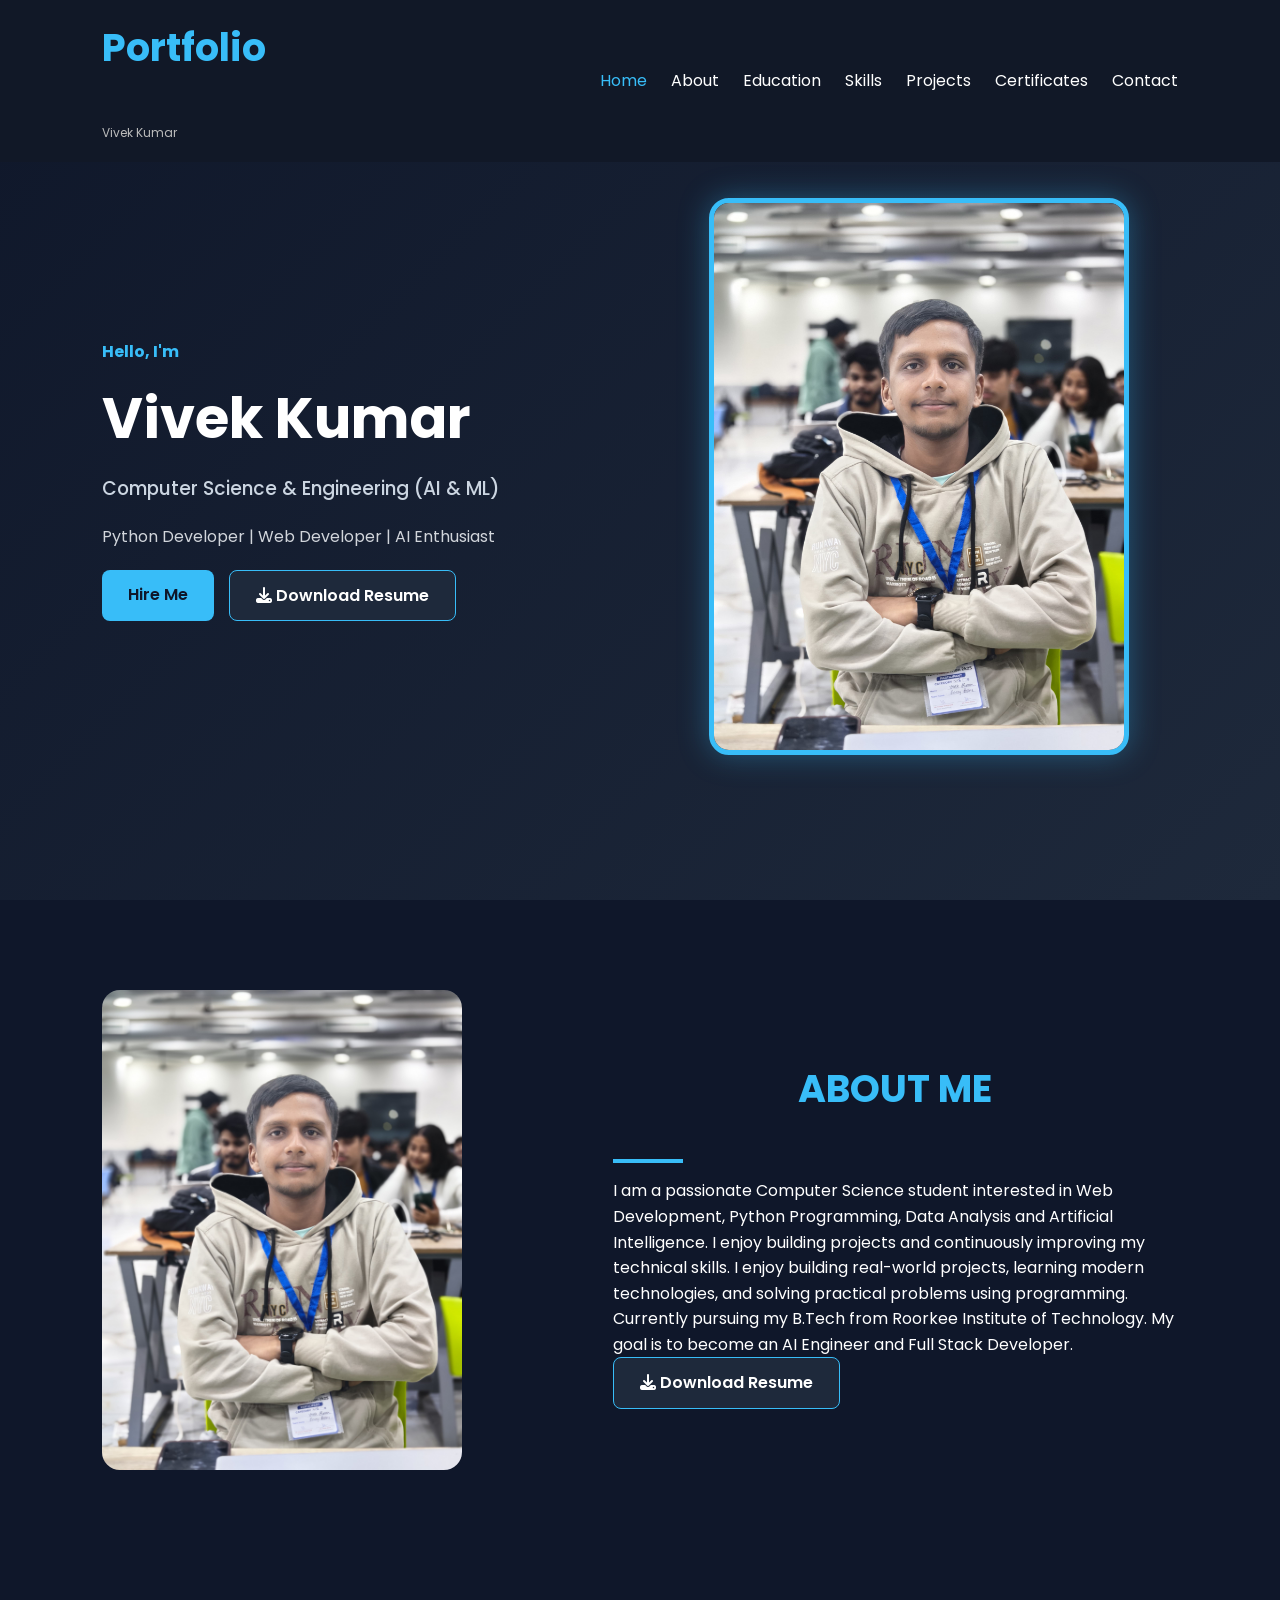
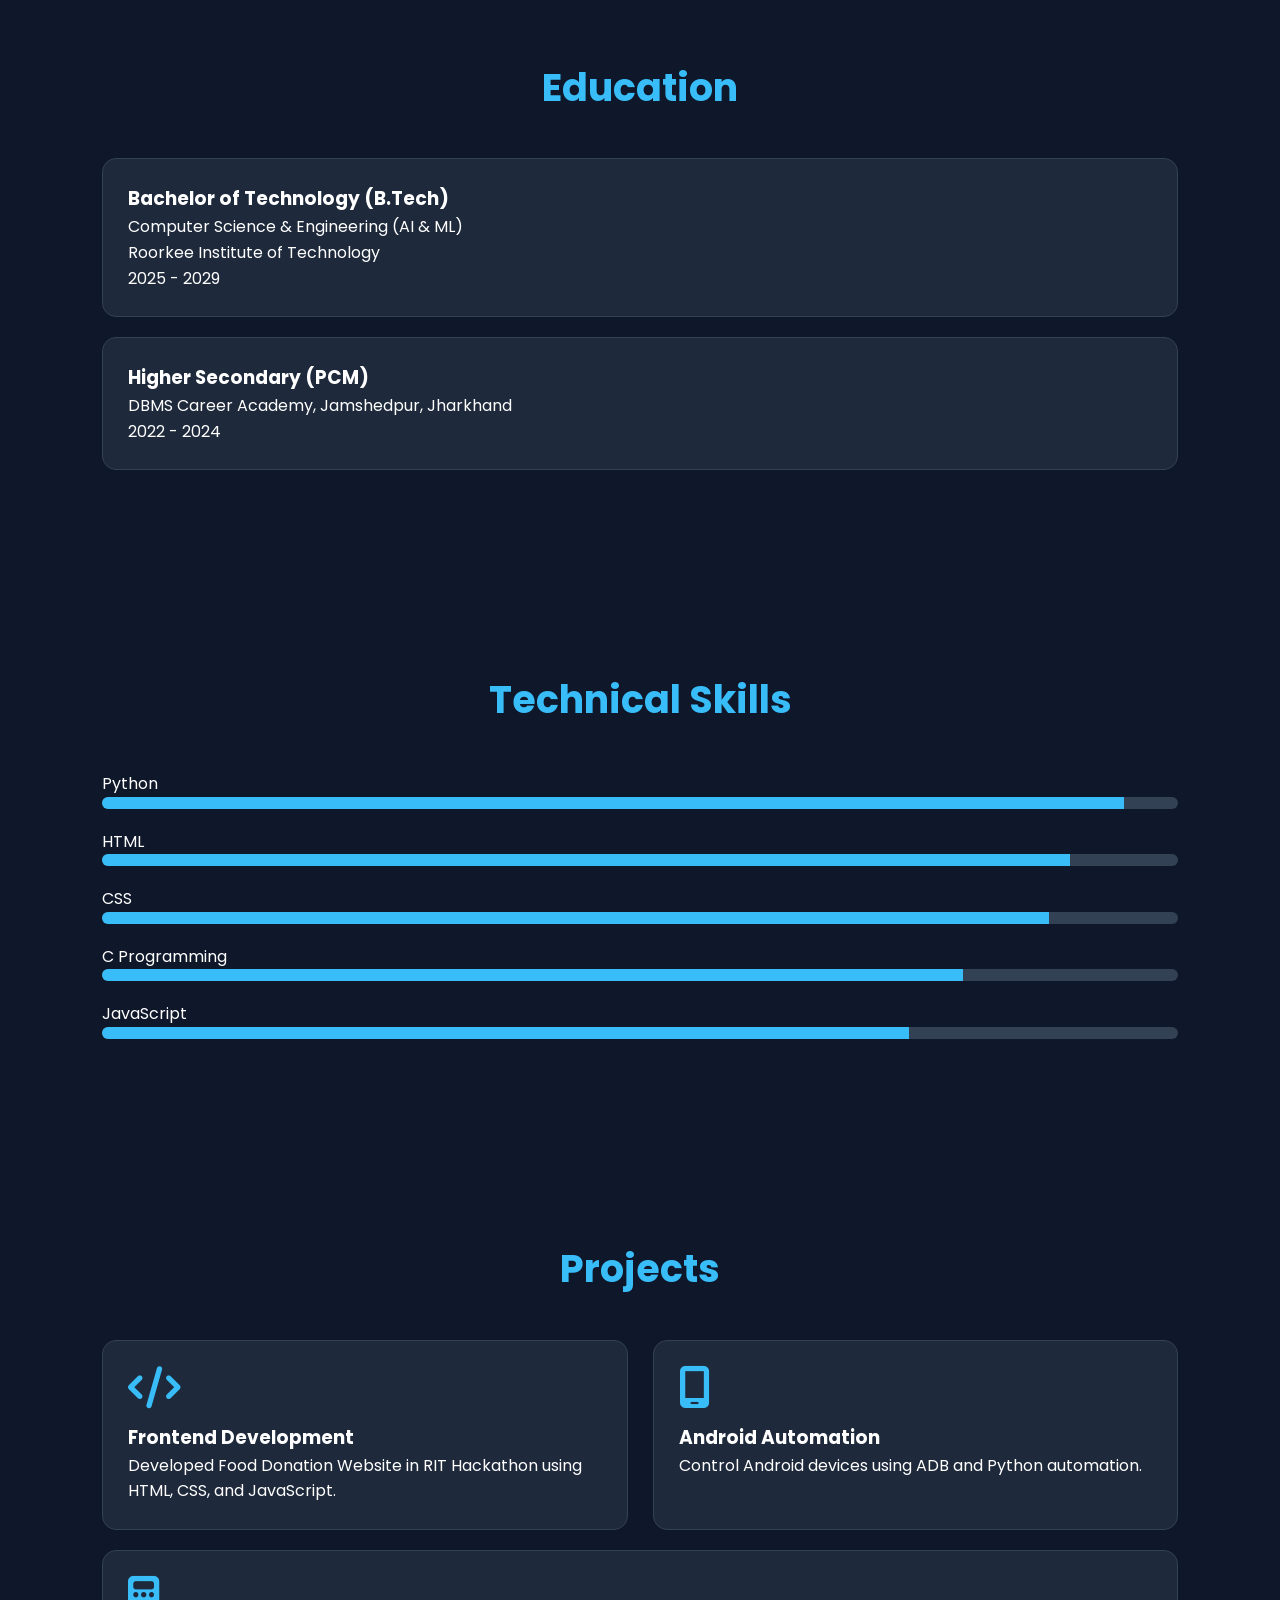
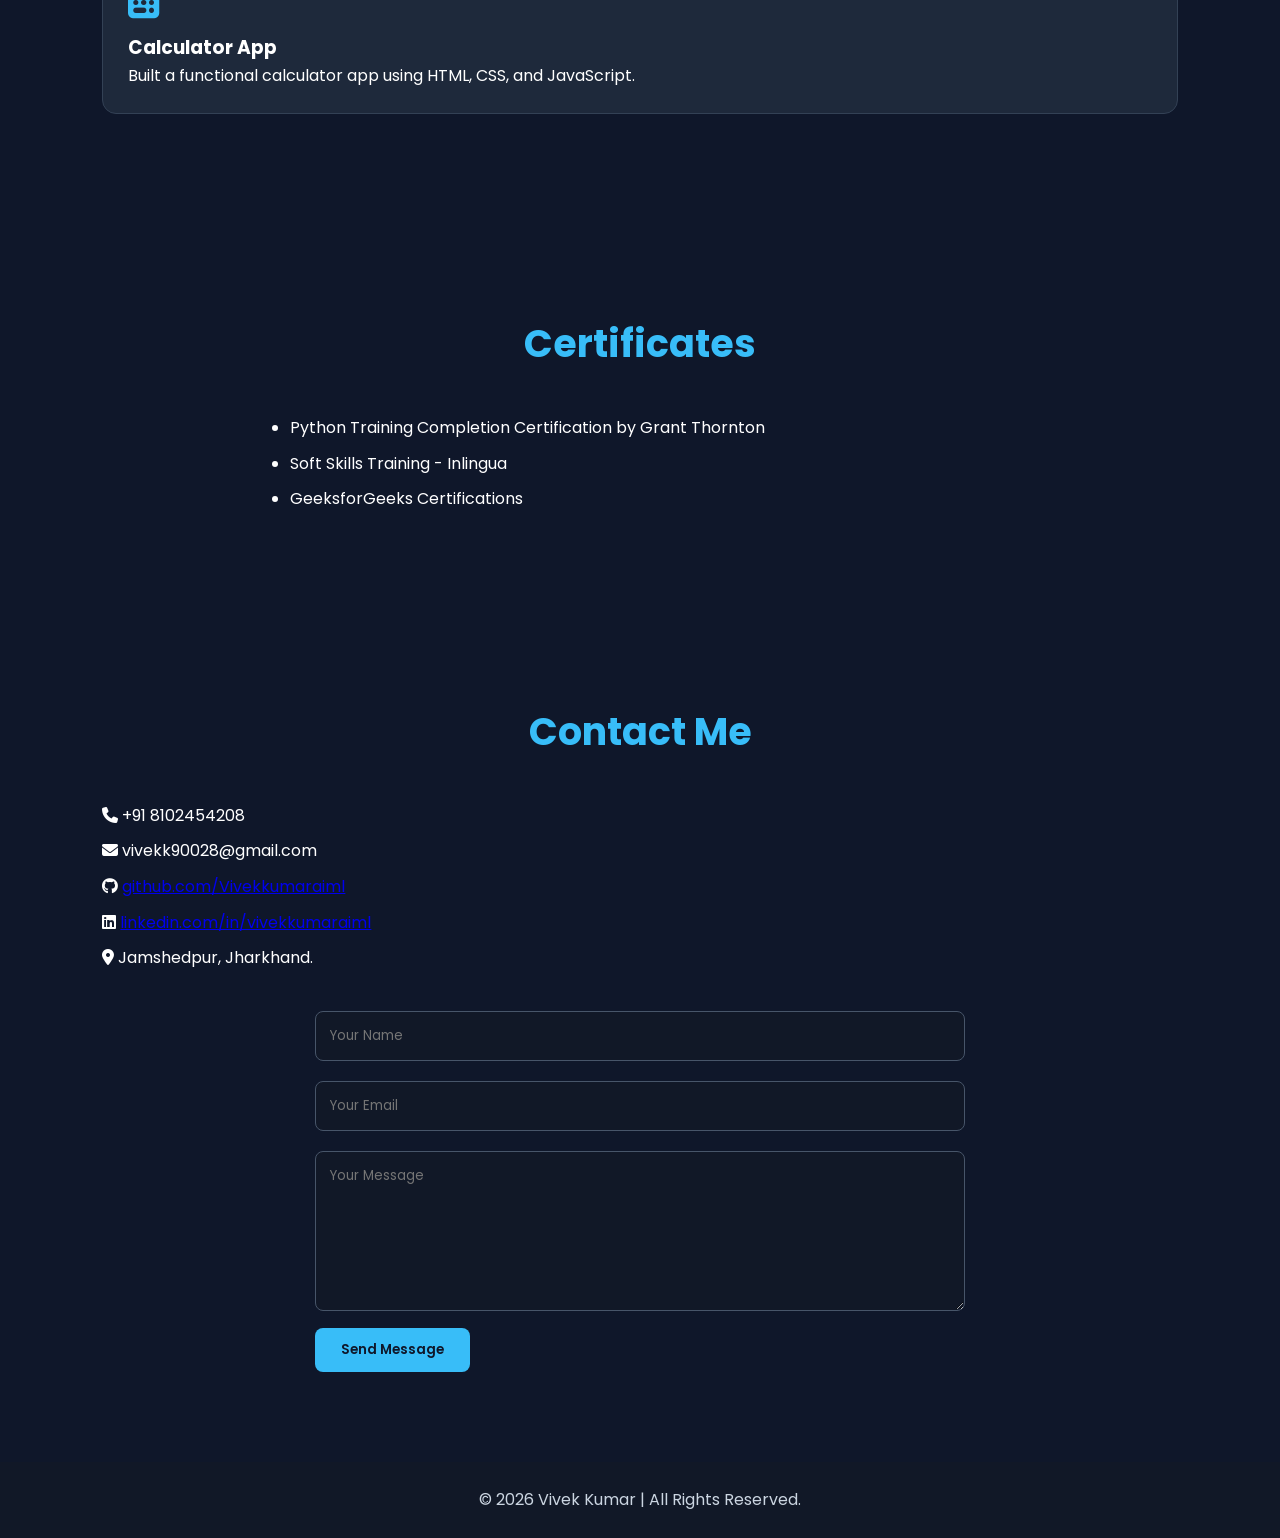
<file: index.html>
<!DOCTYPE html>
<html lang="en">
<head>
    <meta charset="UTF-8">
    <meta name="viewport" content="width=device-width, initial-scale=1.0">
    <title>Vivek Kumar | Portfolio</title>
<link rel="stylesheet" href="style.css">
    <link href="https://fonts.googleapis.com/css2?family=Poppins:wght@300;400;500;600;700&display=swap" rel="stylesheet">
    <link rel="stylesheet"
    href="https://cdnjs.cloudflare.com/ajax/libs/font-awesome/6.6.0/css/all.min.css">
</head>

<body>
<header>

    <div class="logo">
        <h2>Portfolio</h2>
        <span>Vivek Kumar</span>
    </div>

    <nav>

        <ul>

            <li><a href="#home">Home</a></li>

            <li><a href="#about">About</a></li>

            <li><a href="#education">Education</a></li>

            <li><a href="#skills">Skills</a></li>

            <li><a href="#projects">Projects</a></li>

            <li><a href="#certificates">Certificates</a></li>

            <li><a href="#contact">Contact</a></li>

        </ul>

    </nav>

</header>
<section class="hero" id="home">

<div class="hero-text">

<h4>Hello, I'm</h4>

<h1>Vivek Kumar</h1>

<h3>Computer Science & Engineering (AI & ML)</h3>

<p>

Python Developer | Web Developer | AI Enthusiast

</p>
<div class="buttons">

<a href="#contact" class="btn">Hire Me</a>

<a href="Resume.pdf" class="btn2" download>
    <i class="fa-solid fa-download"></i> Download Resume
</a>

</div>

</div>

<div class="hero-image">
   <img src="ProfilePhoto.jpeg" alt="Profile Picture">
</div>

</section>

<!-- ================= ABOUT ================= -->

<section class="about" id="about">

<div class="about-image">
    <img src="ProfilePhoto.jpeg" alt="Profile Picture">
</div>

<div class="about-text">

<h2>ABOUT ME</h2>

<div class="line"></div>

<p>

I am a passionate Computer Science student interested in
Web Development, Python Programming, Data Analysis and
Artificial Intelligence. I enjoy building projects and
continuously improving my technical skills.

I enjoy building real-world projects,
learning modern technologies,
and solving practical problems using programming.

</p>

<p>

Currently pursuing my B.Tech from
Roorkee Institute of Technology.
My goal is to become an AI Engineer
and Full Stack Developer.

</p>

<a href="Resume.pdf" class="btn2" download>
    <i class="fa-solid fa-download"></i> Download Resume
</a>

</div>

</section>
<section class="education" id="education">

<h2>Education</h2>

<div class="edu-box">

<h3>Bachelor of Technology (B.Tech)</h3>

<p>

Computer Science & Engineering (AI & ML)

</p>

<p>

Roorkee Institute of Technology

</p>

<span>2025 - 2029</span>

</div>

<div class="edu-box">

<h3>Higher Secondary (PCM)</h3>

<p>

DBMS Career Academy,
Jamshedpur, Jharkhand

</p>

<span>2022 - 2024</span>

</div>

</section>
<section class="skills" id="skills">

<h2>Technical Skills</h2>

<div class="skill">

<p>Python</p>

<div class="bar">

<div class="python"></div>

</div>

</div>

<div class="skill">

<p>HTML</p>

<div class="bar">

<div class="html"></div>

</div>

</div>

<div class="skill">

<p>CSS</p>

<div class="bar">

<div class="css"></div>

</div>

</div>

<div class="skill">

<p>C Programming</p>

<div class="bar">

<div class="c"></div>

</div>

</div>

<div class="skill">

<p>JavaScript</p>

<div class="bar">

<div class="js"></div>

</div>

</div>

</section>
<section class="projects" id="projects">

<h2>Projects</h2>

<div class="project-container">

<div class="card">

<i class="fa-solid fa-code"></i>

<h3>Frontend Development</h3>

<p>

Developed Food Donation Website
in RIT Hackathon using HTML, CSS, and JavaScript.

</p>

</div>
<div class="card">

<i class="fa-solid fa-mobile-screen"></i>

<h3>Android Automation</h3>

<p>

Control Android devices using
ADB and Python automation.

</p>

</div>

</div>
<div class="card">

<i class="fa-solid fa-calculator"></i>

<h3>Calculator App</h3>

<p>

Built a functional calculator app using HTML, CSS, and JavaScript.

</p>

</div>

</div>

</section>
<section class="certificates" id="certificates">

<h2>Certificates</h2>

<ul>

<!-- <li>Google AI Studio - Build & Deploy Apps</li> -->

<li>Python Training Completion Certification by Grant Thornton</li>

<li>Soft Skills Training - Inlingua</li>

<li>GeeksforGeeks Certifications</li>

</ul>

</section>
<section class="contact" id="contact">

<h2>Contact Me</h2>

<div class="contact-info">

<p>

<i class="fa-solid fa-phone"></i>

+91 8102454208

</p>

<p>

<i class="fa-solid fa-envelope"></i>

vivekk90028@gmail.com

</p>

<p>
    <i class="fa-brands fa-github"></i>
    <a href="https://github.com/Vivekkumaraiml" target="_blank">
        github.com/Vivekkumaraiml
    </a>
</p>

<p>
    <i class="fa-brands fa-linkedin"></i>
    <a href="https://linkedin.com/in/vivekkumaraiml" target="_blank">
        linkedin.com/in/vivekkumaraiml
    </a>
</p>
<p>

<i class="fa-solid fa-location-dot"></i>

Jamshedpur, Jharkhand.

</p>

</div>

<form action="/contact" method="POST">

    <input
        type="text"
        name="name"
        placeholder="Your Name"
        required>

    <input
        type="email"
        name="email"
        placeholder="Your Email"
        required>

    <textarea
        name="message"
        placeholder="Your Message"
        required></textarea>

    <button type="submit">
        Send Message
    </button>

</form>
</section>
<footer>

<p>

© <span id="year"></span> Vivek Kumar | All Rights Reserved.

</p>

</footer>

<script src="script.js"></script>

</body>
</html>
</file>
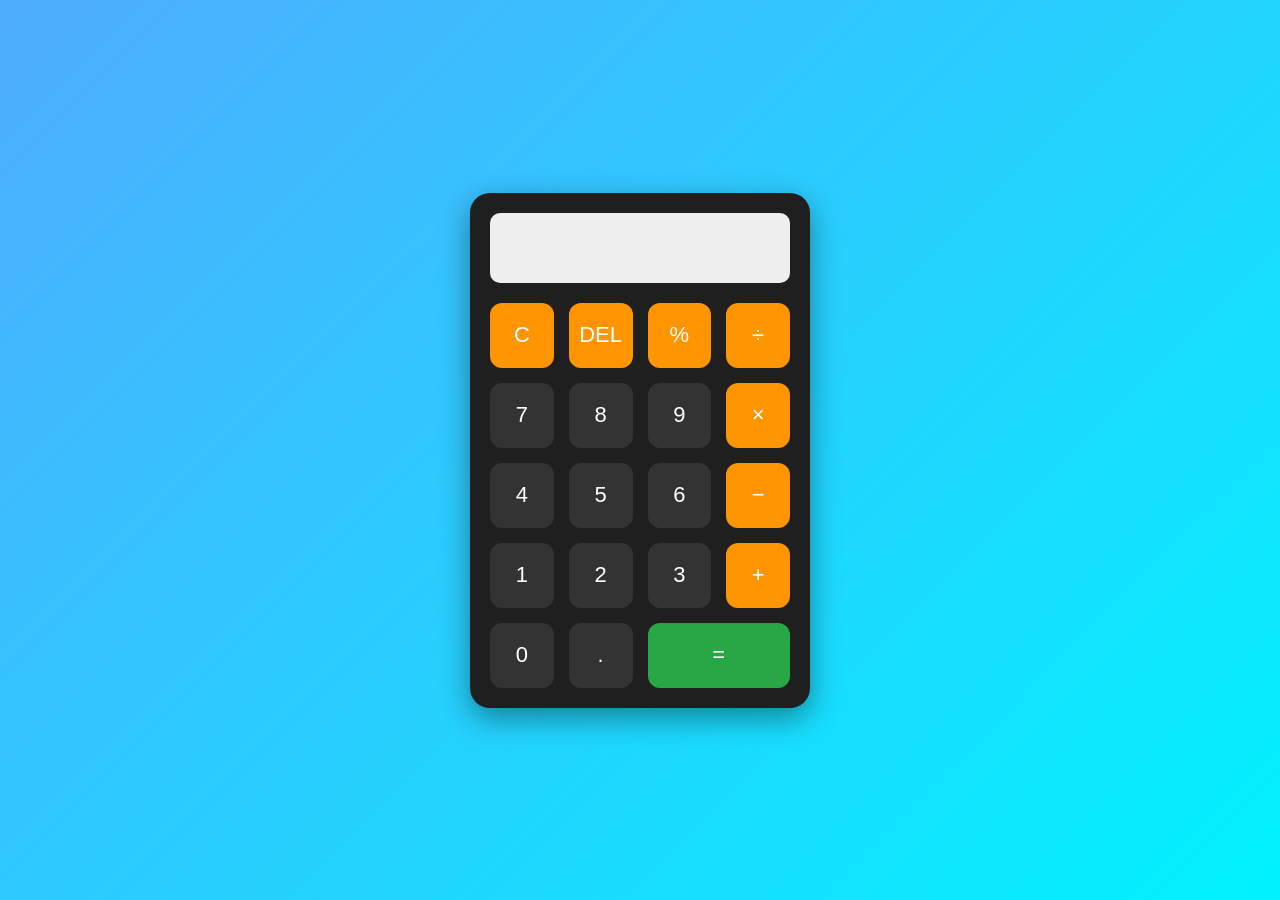
<file: Calculator/index.html>
<!DOCTYPE html>
<html lang="en">
<head>
<meta charset="UTF-8">
<meta name="viewport" content="width=device-width, initial-scale=1.0">
<title>Calculator</title>

<link rel="stylesheet" href="style.css">
</head>

<body>

<div class="calculator">

    <input type="text" id="display" readonly>

    <div class="buttons">

        <button class="operator" onclick="clearDisplay()">C</button>
        <button class="operator" onclick="deleteLast()">DEL</button>
        <button class="operator" onclick="append('%')">%</button>
        <button class="operator" onclick="append('/')">÷</button>

        <button onclick="append('7')">7</button>
        <button onclick="append('8')">8</button>
        <button onclick="append('9')">9</button>
        <button class="operator" onclick="append('*')">×</button>

        <button onclick="append('4')">4</button>
        <button onclick="append('5')">5</button>
        <button onclick="append('6')">6</button>
        <button class="operator" onclick="append('-')">−</button>

        <button onclick="append('1')">1</button>
        <button onclick="append('2')">2</button>
        <button onclick="append('3')">3</button>
        <button class="operator" onclick="append('+')">+</button>

        <button onclick="append('0')">0</button>
        <button onclick="append('.')">.</button>

        <button class="equal" onclick="calculate()">=</button>

    </div>

</div>

<script src="script.js"></script>

</body>
</html>
</file>
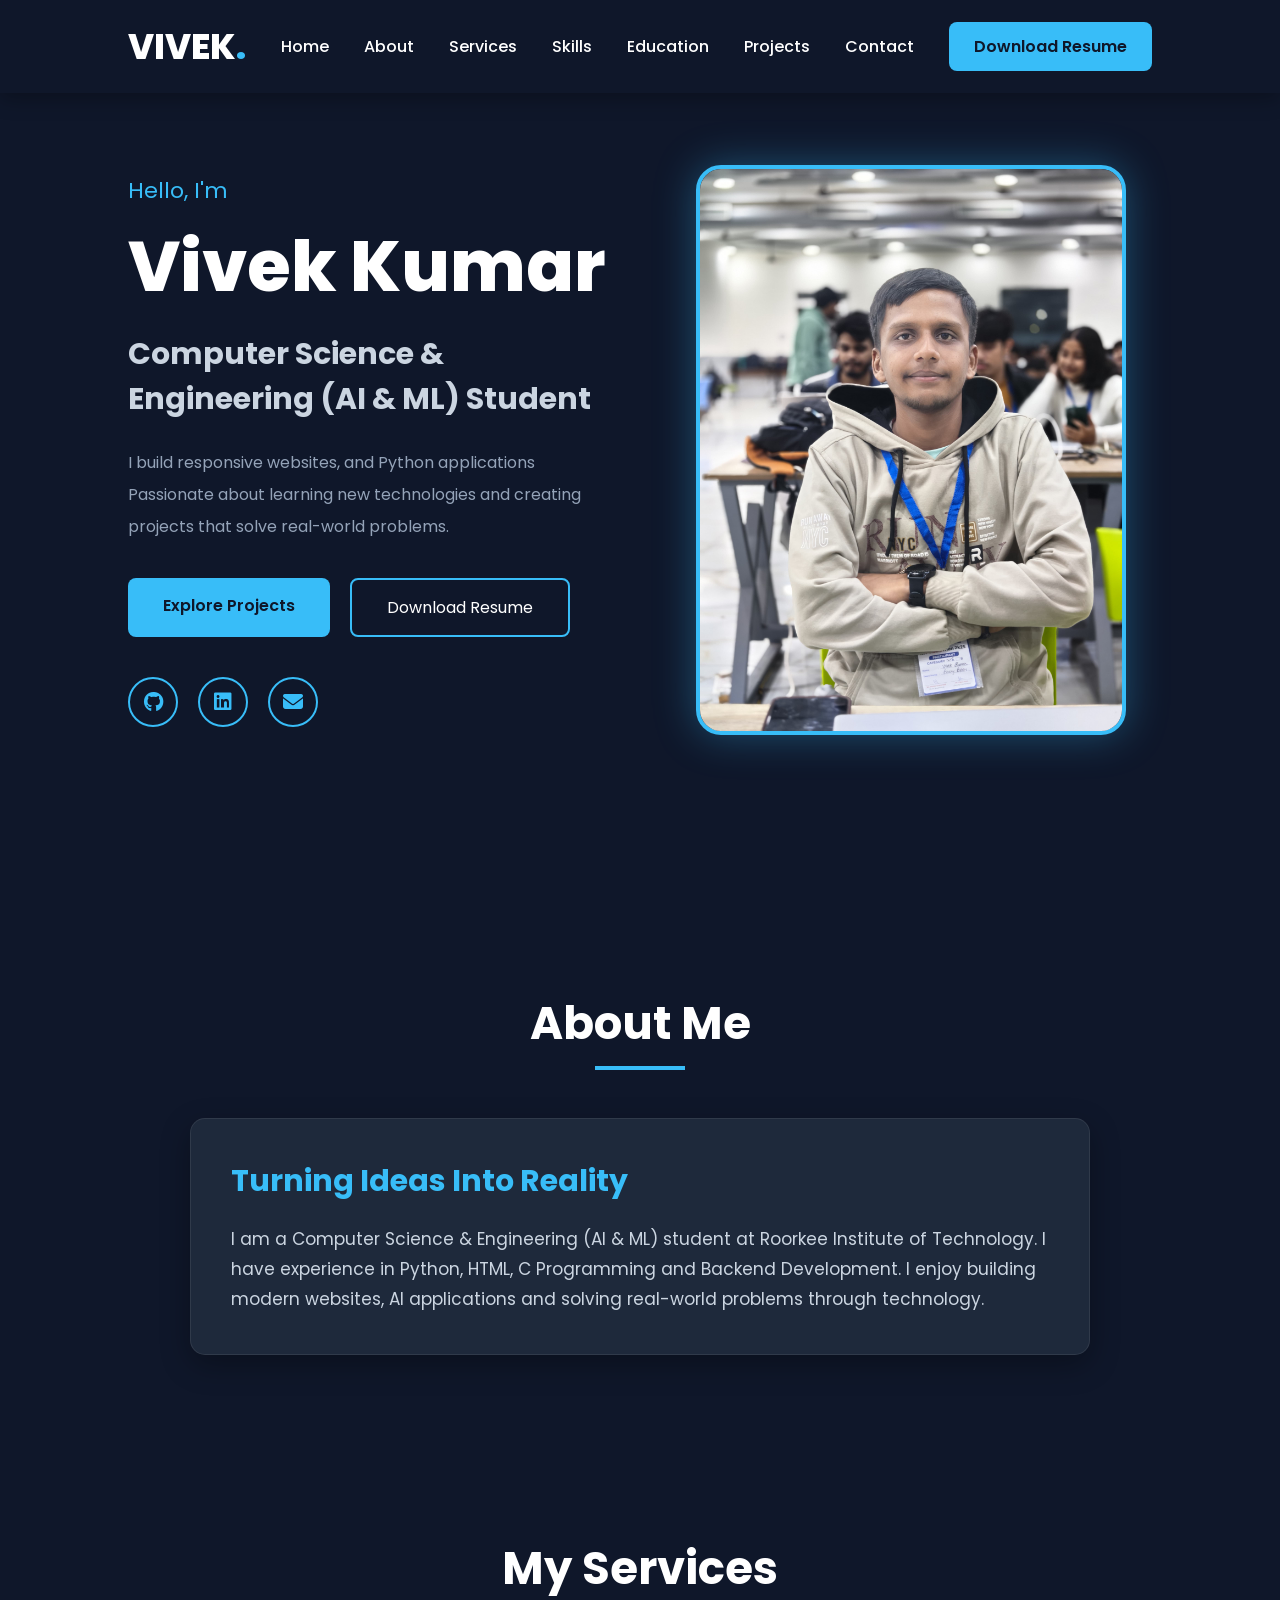
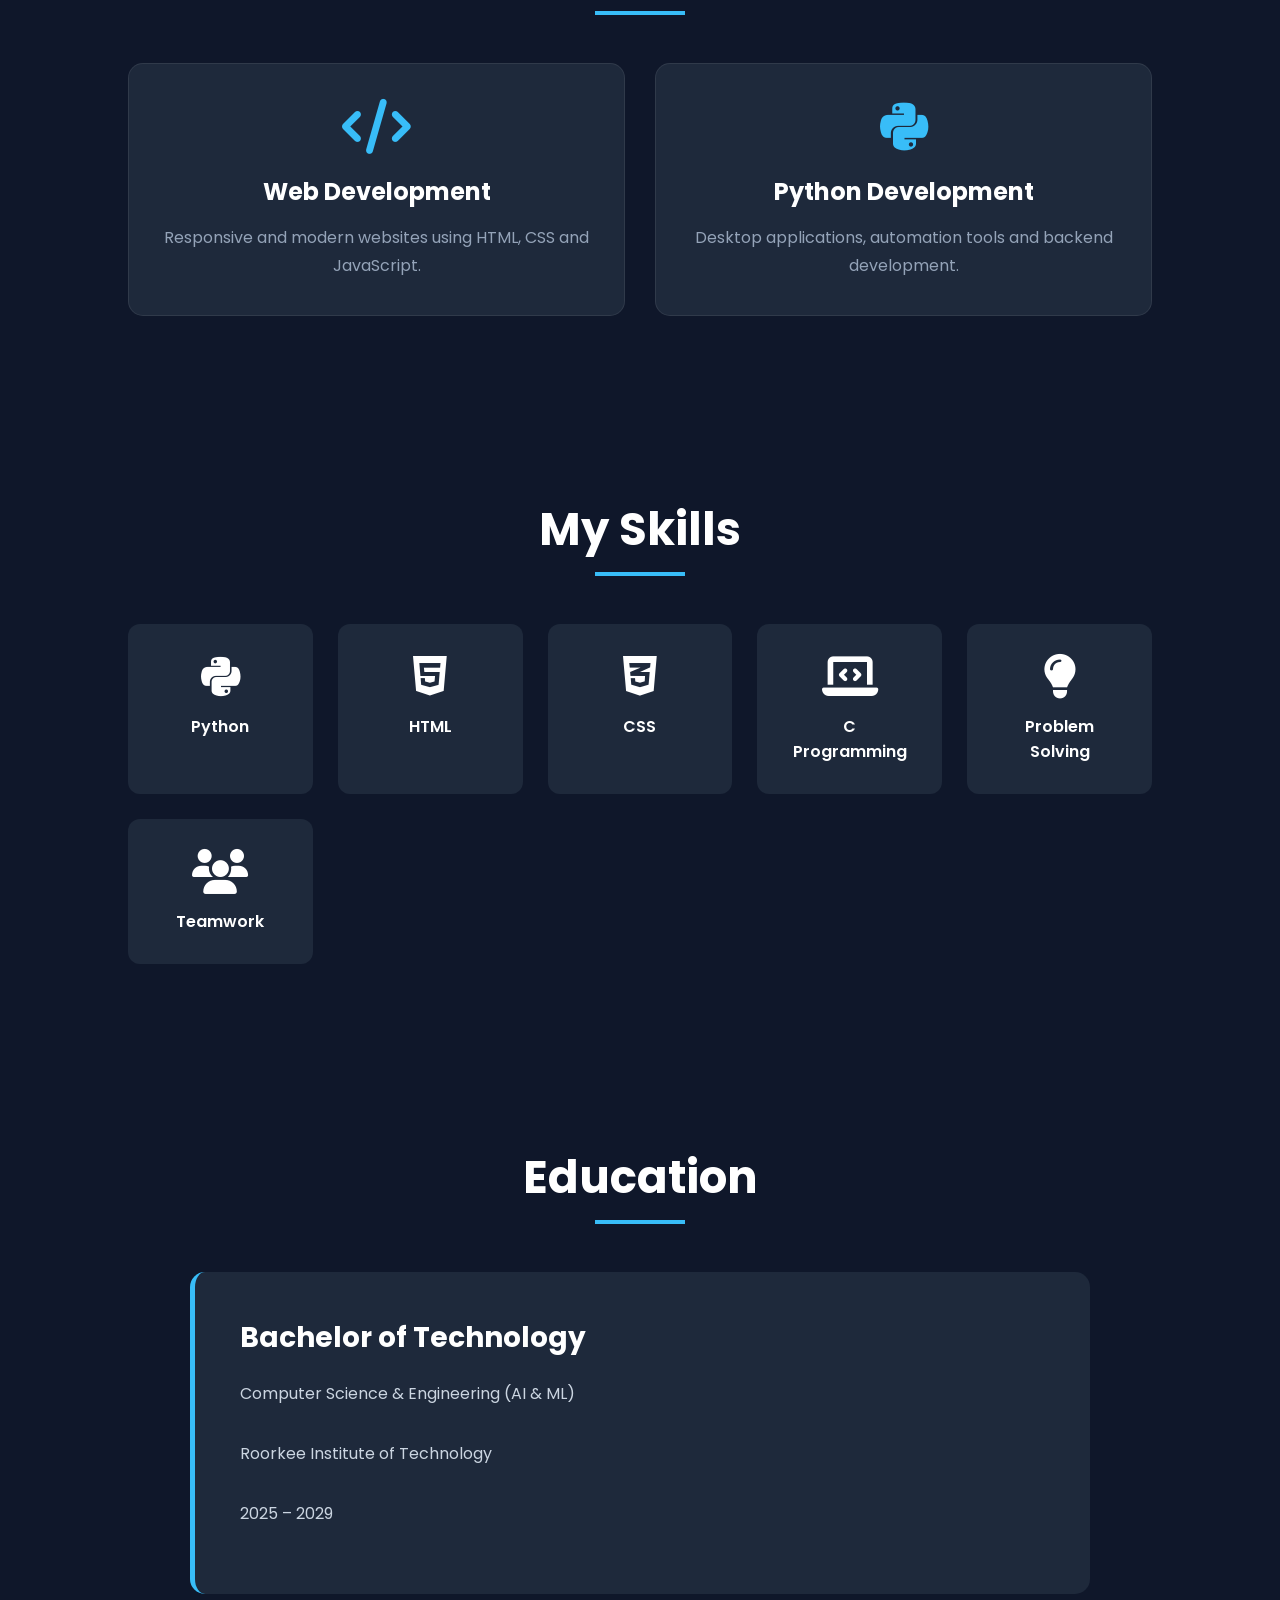
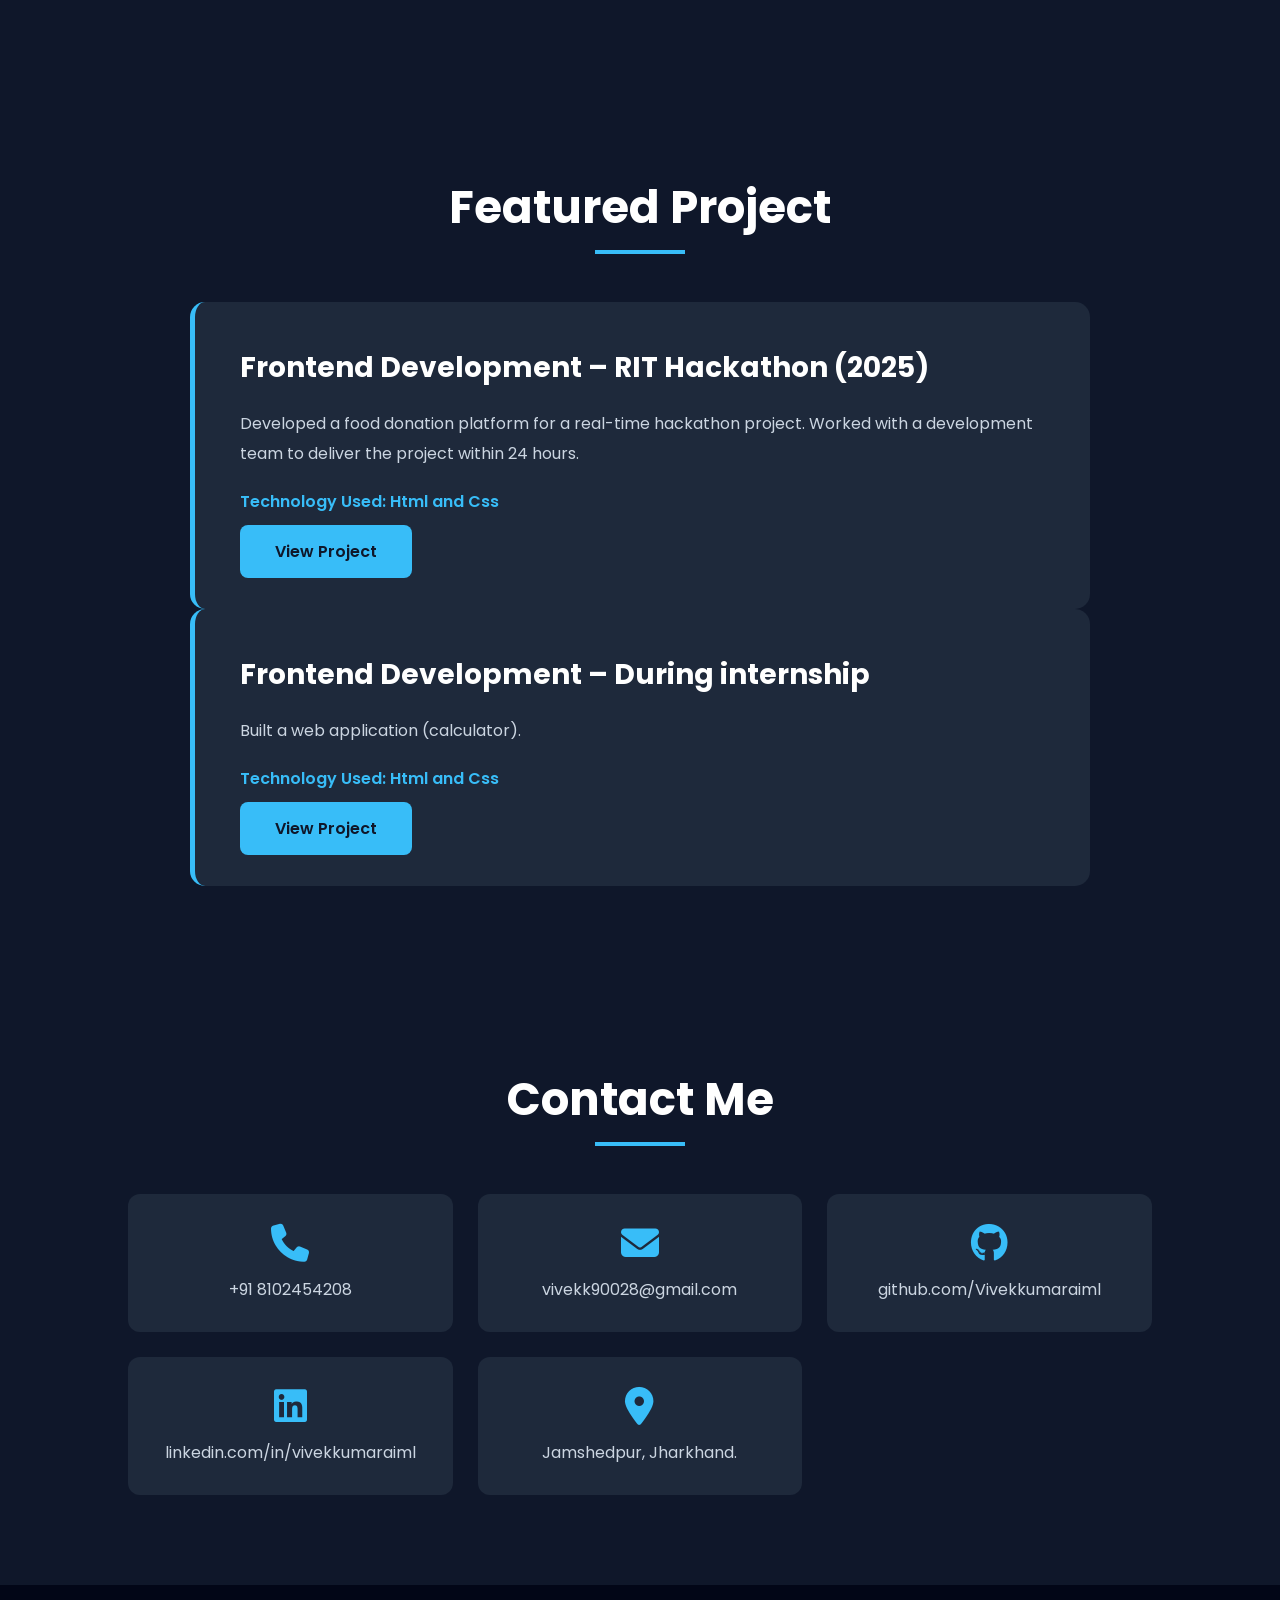
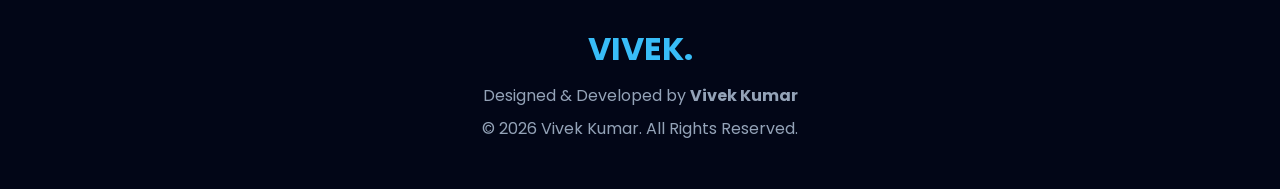
<file: Landing Page/index.html>
<!DOCTYPE html>
<html lang="en">
<head>
    <meta charset="UTF-8">
    <meta name="viewport" content="width=device-width, initial-scale=1.0">
    <title>Vivek Kumar | Landing Page</title>
    <link rel="stylesheet" href="style.css">
    <link href="https://fonts.googleapis.com/css2?family=Poppins:wght@300;400;500;600;700;800&display=swap" rel="stylesheet">
    <link rel="stylesheet"
    href="https://cdnjs.cloudflare.com/ajax/libs/font-awesome/6.6.0/css/all.min.css">
</head>
<body>
<header>
    <div class="logo">
        VIVEK<span>.</span>
    </div>
    <nav>
        <ul>
            <li><a href="#home">Home</a></li>
            <li><a href="#about">About</a></li>
            <li><a href="#services">Services</a></li>
            <li><a href="#skills">Skills</a></li>
            <li><a href="#education">Education</a></li>
            <li><a href="#projects">Projects</a></li>
            <li><a href="#contact">Contact</a></li>
        </ul>
    </nav>
    <a href="Resume.pdf" class="btn-nav" download>
        Download Resume
    </a>
</header>
<section class="hero" id="home">

    <div class="hero-text">

        <p class="welcome">Hello, I'm</p>

        <h1>
            Vivek Kumar <br>
            
        </h1>

        <h3>
            Computer Science & Engineering (AI & ML) Student
        </h3>

        <p class="hero-desc">
            I build responsive websites, and Python applications
            Passionate about learning new technologies and creating projects that solve real-world problems.
        </p>

        <div class="hero-btn">

            <a href="#projects" class="btn">
                Explore Projects
            </a>

            <a href="Resume.pdf" class="btn2" download>
                Download Resume
            </a>

        </div>

        <div class="social">

            <a href="https://github.com/Vivekkumaraiml" target="_blank">
                <i class="fab fa-github"></i>
            </a>

            <a href="https://www.linkedin.com/in/vivekkumaraiml" target="_blank">
                <i class="fab fa-linkedin"></i>
            </a>

            <a href="mailto:vivekk90028@gmail.com">
                <i class="fas fa-envelope"></i>
            </a>

        </div>

    </div>

    <div class="hero-image">

        <img src="ProfilePhoto.jpeg" alt="Vivek Kumar">
    </div>

</section>
<section class="about" id="about">

    <div class="section-title">
        <h2>About Me</h2>
    </div>

    <div class="about-content">

        <div class="about-box">

            <h3>Turning Ideas Into Reality</h3>

            <p>
                I am a Computer Science & Engineering (AI & ML) student at
                Roorkee Institute of Technology.

                I have experience in Python, HTML, C Programming and Backend Development.

                I enjoy building modern websites, AI applications and solving
                real-world problems through technology.
            </p>

        </div>

    </div>

</section>
<section class="services" id="services">

    <div class="section-title">
        <h2>My Services</h2>
    </div>

    <div class="service-container">

        <div class="card">

            <i class="fas fa-code"></i>

            <h3>Web Development</h3>

            <p>
                Responsive and modern websites using HTML, CSS and JavaScript.
            </p>

        </div>

        <div class="card">

            <i class="fab fa-python"></i>

            <h3>Python Development</h3>

            <p>
                Desktop applications, automation tools and backend development.
            </p>

        </div>

       

</section>
<section class="skills" id="skills">

    <div class="section-title">
        <h2>My Skills</h2>
    </div>

    <div class="skill-grid">

        <div class="skill-card"><i class="fab fa-python"></i> Python</div>

        <div class="skill-card"><i class="fab fa-html5"></i> HTML</div>

        <div class="skill-card"><i class="fab fa-css3-alt"></i> CSS</div>

        <div class="skill-card"><i class="fas fa-laptop-code"></i> C Programming</div>

        <div class="skill-card"><i class="fas fa-lightbulb"></i> Problem Solving</div>

        <div class="skill-card"><i class="fas fa-users"></i> Teamwork</div>

    </div>

</section>
<section class="education" id="education">

    <div class="section-title">
        <h2>Education</h2>
    </div>

    <div class="project-card">

        <h3>Bachelor of Technology</h3>

        <p>
            Computer Science & Engineering (AI & ML)
            <br><br>
            Roorkee Institute of Technology
            <br><br>
            2025 – 2029
        </p>

    </div>

</section>
<section class="projects" id="projects">

    <div class="section-title">
        <h2>Featured Project</h2>
    </div>

    <div class="project-card">

        <h3>Frontend Development – RIT Hackathon (2025)</h3>

        <p>
            Developed a food donation platform for a real-time hackathon project.
            Worked with a development team to deliver the project within 24 hours.
        </p>

        <span>Technology Used: Html and Css </span>

        <br><br>

        <a href="https://github.com/Vivekkumaraiml/Foodshare.git" target="_blank" class="btn">
            View Project
        </a>

    </div>
    <div class="project-card">

        <h3>Frontend Development – During internship</h3>

        <p>
            Built a web application (calculator).
            
        </p>

        <span>Technology Used: Html and Css</span>

        <br><br>

        <a href="https://github.com/Vivekkumaraiml" target="_blank" class="btn">
            View Project
        </a>

    </div>


</section>
<section class="contact" id="contact">

    <div class="section-title">
        <h2>Contact Me</h2>
    </div>

    <div class="contact-box">

        <div>
            <i class="fas fa-phone"></i>
            <p>+91 8102454208</p>
        </div>

        <div>
            <i class="fas fa-envelope"></i>
            <p>vivekk90028@gmail.com</p>
        </div>

        <div>
            <i class="fab fa-github"></i>
            <p>github.com/Vivekkumaraiml</p>
        </div>

        <div>
            <i class="fab fa-linkedin"></i>
            <p>linkedin.com/in/vivekkumaraiml</p>
        </div>

        <div>
            <i class="fas fa-location-dot"></i>
            <p>Jamshedpur, Jharkhand.</p>
        </div>

    </div>

</section>
<footer>

    <h3>VIVEK.</h3>

    <p>
        Designed & Developed by <strong>Vivek Kumar</strong>
    </p>

    <p>
        © 2026 Vivek Kumar. All Rights Reserved.
    </p>
</footer>
</body>
</html>
</file>
<file: style.css>
@import url('https://fonts.googleapis.com/css2?family=Poppins:wght@300;400;500;600;700&display=swap');
*{margin:0;padding:0;box-sizing:border-box;scroll-behavior:smooth;font-family:'Poppins',sans-serif}
body{
    background:#0f172a;
    color:#fff;
    line-height:1.6
}
header
{
    position:fixed;top:0;
    left:0;width:100%;
    display:flex;
    justify-content:space-between;
    align-items:center;padding:18px 8%;
    background:#111827;z-index:1000
}
.logo h2
{
    color:#38bdf8}.logo span{font-size:12px;
    color:#bbb
}
nav ul
{
    display:flex;list-style:none;
    gap:24px
}
nav a
{
    text-decoration:none;
    color:#fff;transition:.3s
}
nav a:hover
{
    color:#38bdf8
}
.hero
{
    min-height:100vh;
    padding:120px 8% 60px;
    display:flex;align-items:center;
    justify-content:space-between;
    gap:40px;background:linear-gradient(135deg,#0f172a,#1e293b)
}
.hero-text{flex:1}
.hero-text h4{color:#38bdf8}
.hero-text h1{font-size:56px;margin:10px 0}
.hero-text h3{font-weight:500;color:#cbd5e1}
.hero-text p{margin:20px 0;color:#d1d5db}
.hero-image{flex:1;text-align:center}
.hero-image img
{
    max-width:420px;
    width:100%;
    border-radius:20px;
    border:5px solid #38bdf8;
    box-shadow:0 0 30px rgba(56,189,248,.35)
}
.buttons
{
    display:flex;
    gap:15px;
    flex-wrap:wrap
}
.btn,.btn2,
button
{
    display:inline-block;padding:12px 26px;border-radius:8px;
    text-decoration:none;background:#38bdf8;
    color:#0f172a;
    font-weight:600;
    border:none;cursor:pointer;
    transition:.3s
}
.btn2
{
    background:#1e293b;
    color:#fff;
    border:1px solid #38bdf8
}
.btn:hover,.btn2:hover,button:hover{transform:translateY(-3px)}
section{padding:90px 8%}
h2
{
    text-align:center;
    font-size:38px;
    margin-bottom:40px;
    color:#38bdf8
}
.about
{
    display:grid;
    grid-template-columns:1fr 1.2fr;
    gap:40px;
    align-items:center
}
.about-image img
{
    width:100%;
    max-width:360px;
    border-radius:18px
}
.line
{
    width:70px;
    height:4px;
    background:#38bdf8;
    margin:15px 0
}
.edu-box,.card
{
    background:#1e293b;
    padding:25px;
    border-radius:14px;
    margin-bottom:20px;
    border:1px solid #334155
}
.project-container
{
    display:grid;
    grid-template-columns:repeat(auto-fit,minmax(250px,1fr));
    gap:25px
}
.card i
{
    font-size:42px;
    color:#38bdf8;
    margin-bottom:15px
}
.skill{margin-bottom:20px}
.bar
{
    height:12px;
    background:#334155;
    border-radius:10px;
    overflow:hidden
}
.bar div
{
    height:100%;
    background:#38bdf8
}
.python{width:95%}
.html{width:90%}
.css{width:88%}
.c{width:80%}
.js{width:75%}
.certificates ul{max-width:700px;margin:auto}
.certificates li{margin:10px 0}
.contact-info p{margin:10px 0}
form
{
    max-width:650px;
    margin:30px auto 0
}
input,textarea
{
    width:100%;
    padding:14px;
    margin:10px 0;
    border-radius:8px;
    border:1px solid #475569;
    background:#111827;
    color:#fff
}
textarea
{
    height:160px;
    resize:vertical
}
footer
{
    text-align:center;
    padding:25px;
    background:#111827;
    color:#cbd5e1
}
@media(max-width:900px){
header{flex-direction:column}
nav ul
{
    flex-wrap:wrap;
    justify-content:center
}
.hero,.about
{
    grid-template-columns:1fr;
    display:grid;
    text-align:center
}
.hero{padding-top:170px}
.hero-image img{max-width:300px}
.buttons{justify-content:center}
}
</file>
<file: Calculator/style.css>
*{
    margin:0;
    padding:0;
    box-sizing:border-box;
    font-family:Arial, sans-serif;
}

body{

    height:100vh;
    display:flex;
    justify-content:center;
    align-items:center;

    background:linear-gradient(135deg,#4facfe,#00f2fe);
}

.calculator{

    background:#1f1f1f;

    padding:20px;

    border-radius:20px;

    width:340px;

    box-shadow:0 10px 30px rgba(0,0,0,.4);

}

#display{

    width:100%;
    height:70px;

    font-size:32px;

    text-align:right;

    padding:15px;

    border:none;

    outline:none;

    margin-bottom:20px;

    border-radius:10px;

    background:#eee;

}

.buttons{

    display:grid;

    grid-template-columns:repeat(4,1fr);

    gap:15px;

}

button{

    height:65px;

    border:none;

    border-radius:12px;

    font-size:22px;

    cursor:pointer;

    background:#333;

    color:white;

    transition:.3s;

}

button:hover{

    background:#555;

    transform:scale(1.05);

}

.operator{

    background:#ff9500;

}

.operator:hover{

    background:#ffad33;

}

.equal{

    grid-column:span 2;

    background:#28a745;

}

.equal:hover{

    background:#34d058;

}
</file>
<file: Landing Page/style.css>
@import url('https://fonts.googleapis.com/css2?family=Poppins:wght@300;400;500;600;700;800&display=swap');


*{
    margin:0;
    padding:0;
    box-sizing:border-box;
    text-decoration:none;
    list-style:none;
    scroll-behavior:smooth;
    font-family:'Poppins',sans-serif;
}

body{

    background:#0f172a;
    color:#ffffff;
    overflow-x:hidden;

}

section{

    padding:90px 10%;

}

/* ==========================
   NAVBAR
========================== */

header{

    position:fixed;
    width:100%;
    top:0;
    left:0;

    display:flex;
    justify-content:space-between;
    align-items:center;

    padding:20px 10%;

    background:#0f172a;

    z-index:1000;

    box-shadow:0 5px 20px rgba(0,0,0,.3);

}

.logo{

    font-size:35px;
    font-weight:800;

    color:white;

}

.logo span{

    color:#38bdf8;

}

nav ul{

    display:flex;
    gap:35px;

}

nav ul li a{

    color:white;

    font-weight:500;

    transition:.3s;

}

nav ul li a:hover{

    color:#38bdf8;

}

.btn-nav{

    padding:12px 25px;

    background:#38bdf8;

    color:#0f172a;

    border-radius:8px;

    font-weight:600;

    transition:.3s;

}

.btn-nav:hover{

    transform:translateY(-3px);

    background:white;

}

.hero{

    display:flex;

    justify-content:space-between;

    align-items:center;

    min-height:100vh;

    gap:60px;

}

.hero-text{

    flex:1;

}

.welcome{

    color:#38bdf8;

    font-size:22px;

    margin-bottom:20px;

}

.hero-text h1{

    font-size:70px;

    line-height:80px;

    font-weight:800;

}

.hero-text h3{

    margin:25px 0;

    color:#cbd5e1;

    font-size:30px;

}

.hero-desc{

    color:#94a3b8;

    line-height:32px;

    max-width:650px;

    margin-bottom:35px;

}


.hero-btn{

    display:flex;

    gap:20px;

    margin-bottom:40px;

}

.btn{

    padding:15px 35px;

    background:#38bdf8;

    color:#0f172a;

    border-radius:8px;

    font-weight:600;

    transition:.4s;

}

.btn:hover{

    transform:translateY(-5px);

    box-shadow:0 0 25px #38bdf8;

}

.btn2{

    padding:15px 35px;

    border:2px solid #38bdf8;

    color:white;

    border-radius:8px;

    transition:.4s;

}

.btn2:hover{

    background:#38bdf8;

    color:#0f172a;

}

.social{

    display:flex;

    gap:20px;

}

.social a{

    width:50px;

    height:50px;

    display:flex;

    justify-content:center;

    align-items:center;

    border-radius:50%;

    border:2px solid #38bdf8;

    color:#38bdf8;

    font-size:20px;

    transition:.4s;

}

.social a:hover{

    background:#38bdf8;

    color:#0f172a;

    transform:translateY(-5px);

}


.hero-image{

    flex:1;

    position:relative;

    display:flex;

    justify-content:center;

}

.hero-image img{

    width:430px;

    border-radius:25px;

    border:4px solid #38bdf8;

    box-shadow:0 0 40px rgba(56,189,248,.35);

    transition:.4s;

}

.hero-image img:hover{

    transform:scale(1.03);

}

.badge{

    position:absolute;

    top:30px;

    left:30px;

    background:#1e293b;

    padding:15px 20px;

    border-radius:50px;

    color:white;

    display:flex;

    align-items:center;

    gap:10px;

    border:2px solid #38bdf8;

    box-shadow:0 0 20px rgba(56,189,248,.25);

}

.badge i{

    color:#38bdf8;

}


.section-title{

    text-align:center;

    margin-bottom:60px;

}

.section-title h2{

    font-size:45px;

    color:white;

    position:relative;

}

.section-title h2::after{

    content:"";

    width:90px;

    height:4px;

    background:#38bdf8;

    position:absolute;

    bottom:-12px;

    left:50%;

    transform:translateX(-50%);

}
.about-content{
    display:flex;
    justify-content:center;
    align-items:center;
}

.about-box{
    background:#1e293b;
    padding:40px;
    border-radius:15px;
    border:1px solid rgba(255,255,255,.08);
    box-shadow:0 10px 30px rgba(0,0,0,.3);
    transition:.4s;
    max-width:900px;
}

.about-box:hover{
    transform:translateY(-10px);
}

.about-box h3{
    font-size:30px;
    margin-bottom:20px;
    color:#38bdf8;
}

.about-box p{
    color:#cbd5e1;
    line-height:30px;
    font-size:17px;
}
.service-container{
    display:grid;
    grid-template-columns:repeat(auto-fit,minmax(260px,1fr));
    gap:30px;
}

.card{
    background:#1e293b;
    padding:35px;
    text-align:center;
    border-radius:15px;
    transition:.4s;
    border:1px solid rgba(255,255,255,.08);
}

.card:hover{
    transform:translateY(-12px);
    box-shadow:0 0 30px rgba(56,189,248,.25);
}

.card i{
    font-size:55px;
    color:#38bdf8;
    margin-bottom:20px;
}

.card h3{
    margin-bottom:15px;
    font-size:24px;
}

.card p{
    color:#94a3b8;
    line-height:28px;
}
.skill-grid{
    display:grid;
    grid-template-columns:repeat(auto-fit,minmax(180px,1fr));
    gap:25px;
}

.skill-card{
    background:#1e293b;
    padding:30px;
    text-align:center;
    border-radius:12px;
    font-weight:600;
    transition:.4s;
}

.skill-card:hover{
    background:#38bdf8;
    color:#0f172a;
    transform:translateY(-8px);
}

.skill-card i{
    display:block;
    font-size:45px;
    margin-bottom:15px;
}
.project-card{
    max-width:900px;
    margin:auto;
    background:#1e293b;
    padding:45px;
    border-radius:15px;
    border-left:5px solid #38bdf8;
    transition:.4s;
}

.project-card:hover{
    transform:translateY(-10px);
}

.project-card h3{
    font-size:28px;
    margin-bottom:20px;
}

.project-card p{
    color:#cbd5e1;
    line-height:30px;
    margin-bottom:20px;
}

.project-card span{
    color:#38bdf8;
    font-weight:600;
}
.contact-box{
    display:grid;
    grid-template-columns:repeat(auto-fit,minmax(250px,1fr));
    gap:25px;
}

.contact-box div{
    background:#1e293b;
    padding:30px;
    border-radius:12px;
    text-align:center;
    transition:.4s;
}

.contact-box div:hover{
    transform:translateY(-8px);
    box-shadow:0 0 25px rgba(56,189,248,.25);
}

.contact-box i{
    font-size:38px;
    color:#38bdf8;
    margin-bottom:15px;
}

.contact-box p{
    color:#cbd5e1;
    font-size:16px;
}

footer
{
    background:#020617;
    text-align:center;
    padding:40px 20px;
}

footer h3{
    font-size:32px;
    color:#38bdf8;
    margin-bottom:10px;
}

footer p{
    color:#94a3b8;
    margin:8px 0;
}



.card,
.skill-card,
.project-card,
.about-box,
.contact-box div,
.hero-image img{
    animation:fadeUp 1s ease;
}

@keyframes fadeUp{
    from{
        opacity:0;
        transform:translateY(40px);
    }
    to{
        opacity:1;
        transform:translateY(0);
    }
}

@media (max-width:991px){

header{
    padding:20px 6%;
}

section{
    padding:80px 6%;
}

.hero{
    flex-direction:column-reverse;
    text-align:center;
}

.hero-text h1{
    font-size:52px;
    line-height:60px;
}

.hero-text h3{
    font-size:24px;
}

.hero-btn{
    justify-content:center;
}

.social{
    justify-content:center;
}

.hero-image img{
    width:320px;
}

.badge{
    left:50%;
    transform:translateX(-50%);
    top:-20px;
}

}

@media (max-width:768px){

nav{
    display:none;
}

.logo{
    font-size:28px;
}

.btn-nav{
    padding:10px 20px;
    font-size:14px;
}

.hero-text h1{
    font-size:42px;
    line-height:50px;
}

.hero-text h3{
    font-size:20px;
}

.hero-desc{
    font-size:15px;
    line-height:28px;
}

.hero-btn{
    flex-direction:column;
    align-items:center;
}

.btn,
.btn2{
    width:220px;
    text-align:center;
}

.hero-image img{
    width:260px;
}

.section-title h2{
    font-size:34px;
}

.about-box{
    padding:30px;
}

.project-card{
    padding:30px;
}

}

@media (max-width:480px){

.hero-text h1{
    font-size:34px;
    line-height:42px;
}

.hero-text h3{
    font-size:18px;
}

.hero-image img{
    width:220px;
}

.badge{
    display:none;
}

.card,
.skill-card,
.contact-box div{
    padding:25px;
}

footer h3{
    font-size:26px;
}

}
</file>
